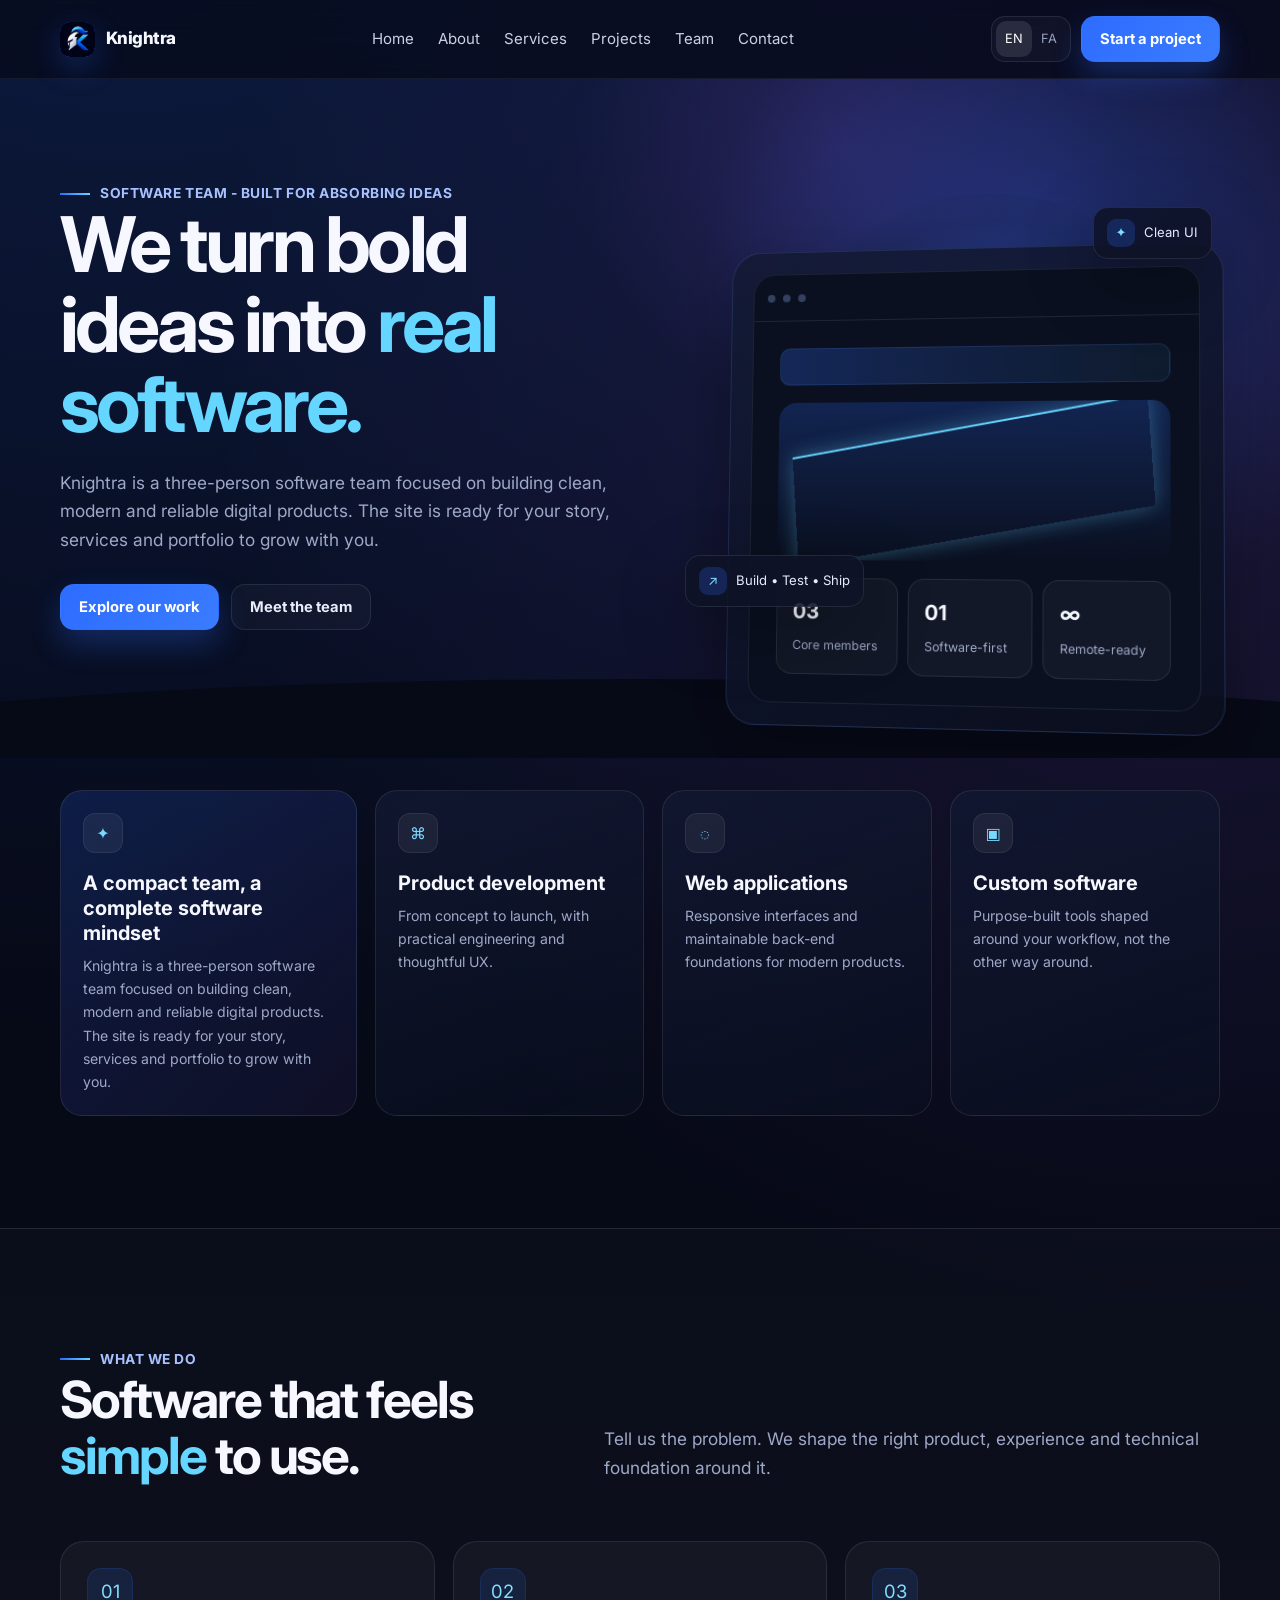
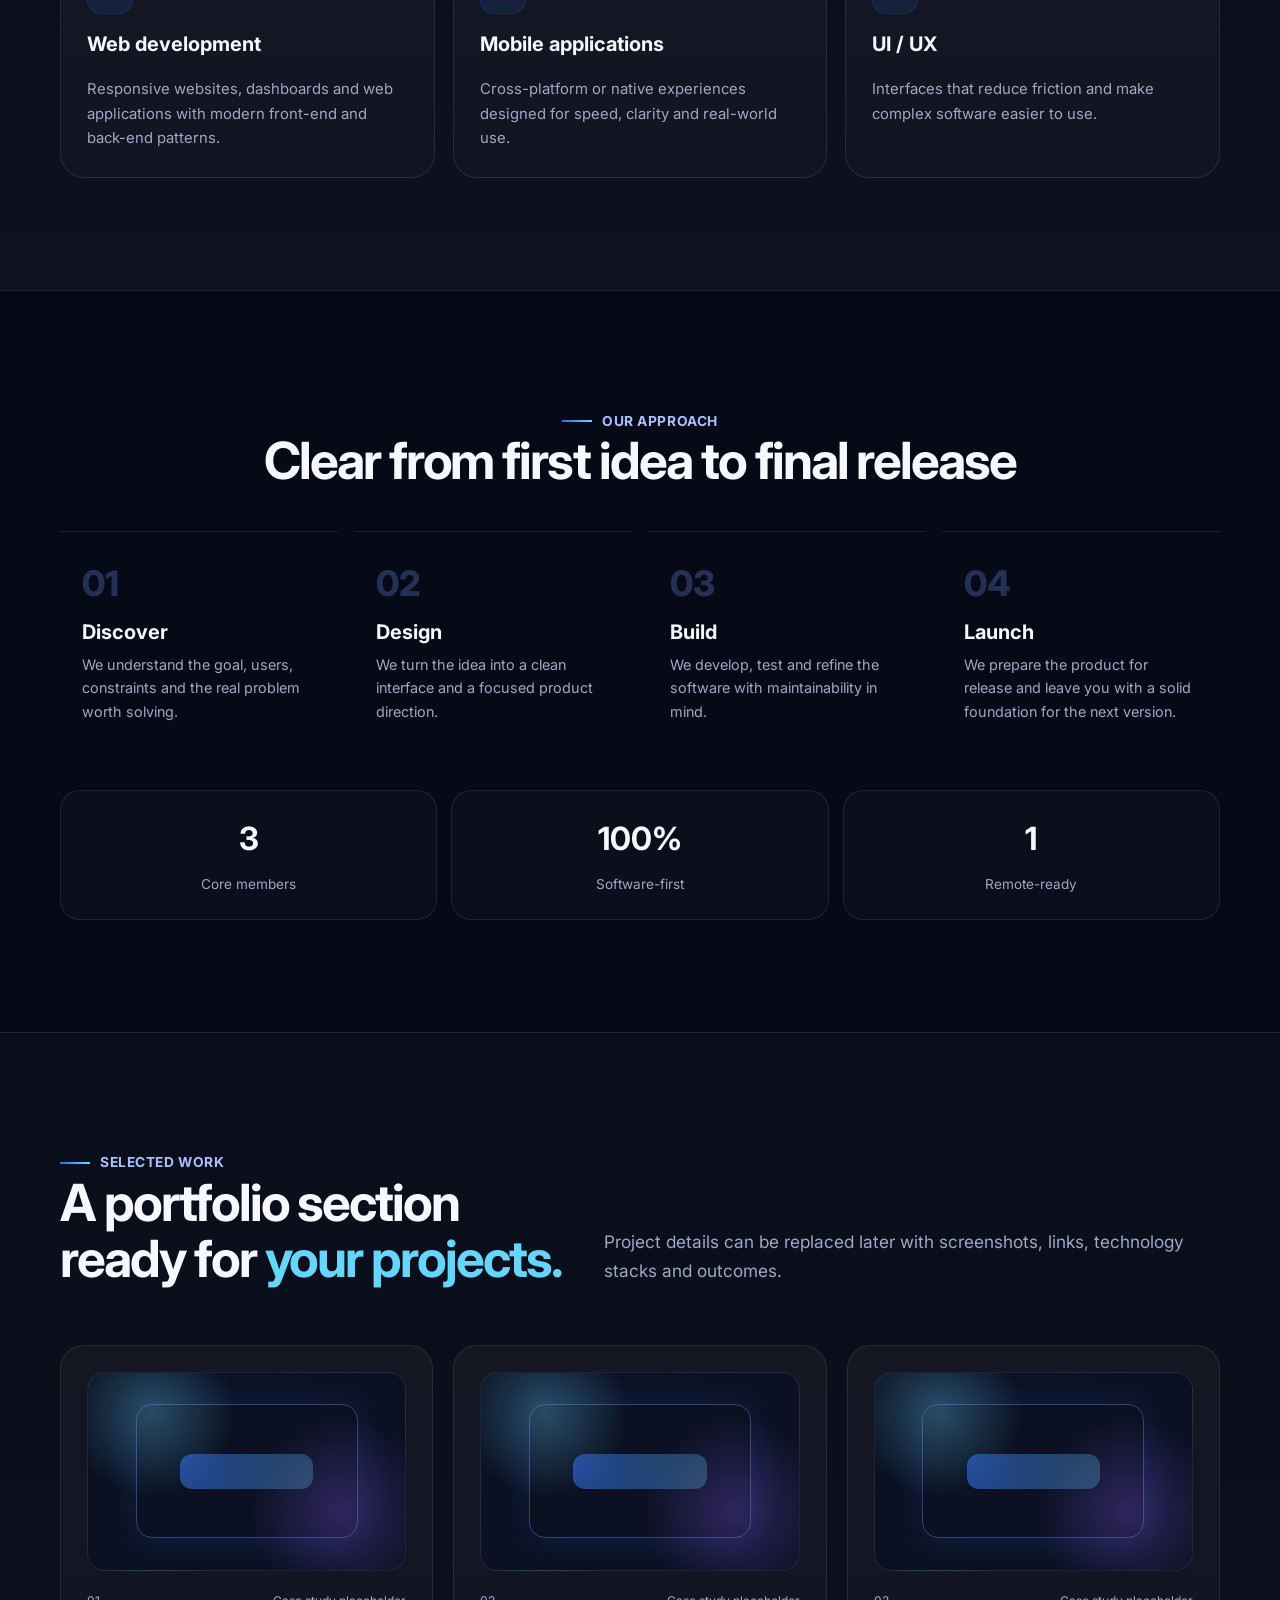
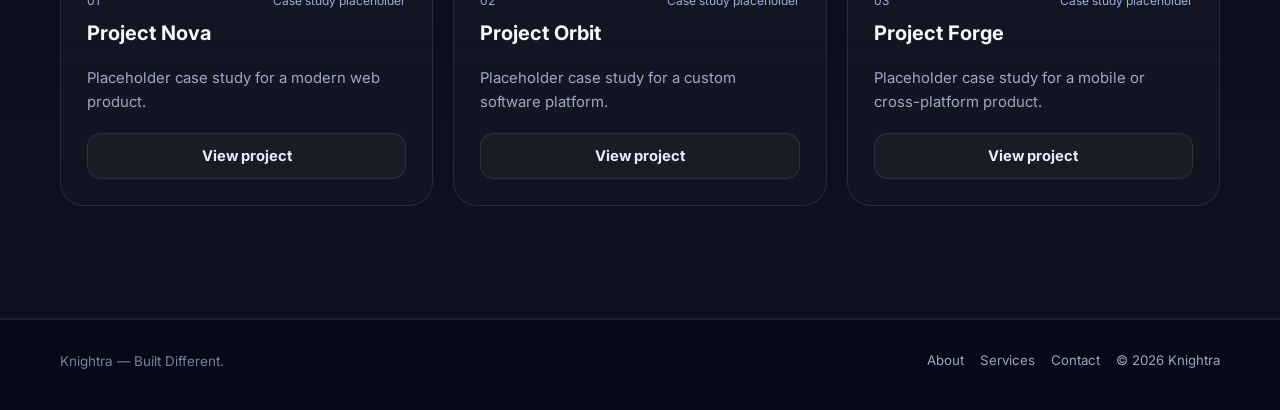
<file: index.html>
<!doctype html>
<html lang="en" dir="ltr">

<head>
  <meta charset="utf-8">
  <meta name="viewport" content="width=device-width, initial-scale=1">
  <meta name="description" content="Knightra — three-person software team building modern digital products.">
  <title>Knightra — Software Team</title>
  <link rel="icon" href="assets/icon.svg">
  <link rel="stylesheet" href="assets/styles.css">
</head>

<body>
  <header class="site-header">
    <div class="container nav">
      <a class="brand" href="index.html"><span class="brand-mark"><img class="logo-img" src="assets/knightra.png" alt="Knightra logo"></span><span class="brand-name">Knightra</span></a>
      <nav class="nav-links"><a href="index.html" data-i18n="nav_home">Home</a><a href="about.html"
          data-i18n="nav_about">About</a><a href="services.html" data-i18n="nav_services">Services</a><a
          href="projects.html" data-i18n="nav_projects">Projects</a><a href="team.html" data-i18n="nav_team">Team</a><a
          href="contact.html" data-i18n="nav_contact">Contact</a></nav>
      <div class="nav-actions">
        <div class="lang-switch"><button class="language-option" data-set-lang="en" data-lang="en">EN</button><button
            class="language-option" data-set-lang="fa" data-lang="fa">FA</button></div><a class="btn btn-primary"
          href="contact.html" data-i18n="cta_start">Start a project</a><button class="menu-toggle" aria-expanded="false"
          aria-label="Menu">☰</button>
      </div>
    </div>
    <div class="mobile-menu"><a href="index.html" data-i18n="nav_home">Home</a><a href="about.html"
        data-i18n="nav_about">About</a><a href="services.html" data-i18n="nav_services">Services</a><a
        href="projects.html" data-i18n="nav_projects">Projects</a><a href="team.html" data-i18n="nav_team">Team</a><a
        href="contact.html" data-i18n="nav_contact">Contact</a></div>
  </header>

  <main>
    <section class="hero">
      <div class="container hero-grid">
        <div class="hero-copy">
          <div class="kicker" data-i18n="hero_eyebrow">Software team • Built for ambitious ideas</div>
          <h1 data-i18n="hero_title">We turn bold ideas into <span>real software.</span></h1>
          <p class="lead" data-i18n="hero_text">Knightra is a three-person software team focused on building clean,
            modern and reliable digital products. The site is ready for your story, services and portfolio to grow with
            you.</p>
          <div class="hero-actions"><a class="btn btn-primary" href="projects.html" data-i18n="btn_explore">Explore our
              work</a><a class="btn btn-ghost" href="team.html" data-i18n="btn_team">Meet the team</a></div>
        </div>
        <div class="hero-visual">
          <div class="hero-orb"></div>
          <div class="hero-panel">
            <div class="hero-screen">
              <div class="screen-top"><span class="dot"></span><span class="dot"></span><span class="dot"></span></div>
              <div class="screen-body">
                <div class="mini-pill"></div>
                <div class="chart"></div>
                <div class="stat-row">
                  <div class="stat-box"><strong>03</strong><span data-i18n="stats_team">Core members</span></div>
                  <div class="stat-box"><strong>01</strong><span data-i18n="stats_focus">Software-first</span></div>
                  <div class="stat-box"><strong>∞</strong><span data-i18n="stats_mode">Remote-ready</span></div>
                </div>
              </div>
            </div>
          </div>
          <div class="float-badge one"><span class="float-icon">✦</span><span>Clean UI</span></div>
          <div class="float-badge two"><span class="float-icon">↗</span><span>Build • Test • Ship</span></div>
        </div>
      </div>
      <div class="wave"></div>
    </section>

    <section class="section" style="padding-top:32px">
      <div class="container">
        <div class="trust-row">
          <div class="trust-card">
            <div class="icon">✦</div>
            <h3 data-i18n="trust">A compact team, a complete software mindset</h3>
            <p data-i18n="hero_text">Knightra is a three-person software team focused on building clean, modern and
              reliable digital products.</p>
          </div>
          <div class="trust-card">
            <div class="icon">⌘</div>
            <h3 data-i18n="card_1_title">Product development</h3>
            <p data-i18n="card_1_text">From concept to launch, with practical engineering and thoughtful UX.</p>
          </div>
          <div class="trust-card">
            <div class="icon">◌</div>
            <h3 data-i18n="card_2_title">Web applications</h3>
            <p data-i18n="card_2_text">Responsive interfaces and maintainable back-end foundations for modern products.
            </p>
          </div>
          <div class="trust-card">
            <div class="icon">▣</div>
            <h3 data-i18n="card_3_title">Custom software</h3>
            <p data-i18n="card_3_text">Purpose-built tools shaped around your workflow, not the other way around.</p>
          </div>
        </div>
      </div>
    </section>

    <section class="section section-soft">
      <div class="container">
        <div class="section-heading">
          <div>
            <div class="kicker" data-i18n="services_kicker">What we do</div>
            <h2 data-i18n="services_title">Software that feels <span>simple</span> to use.</h2>
          </div>
          <p class="lead" data-i18n="services_text">Tell us the problem. We shape the right product, experience and
            technical foundation around it.</p>
        </div>
        <div class="card-grid">
          <article class="feature-card">
            <div class="card-icon">01</div>
            <h3 data-i18n="s1_title">Web development</h3>
            <p data-i18n="s1_text">Responsive websites, dashboards and web applications with modern front-end and
              back-end patterns.</p>
          </article>
          <article class="feature-card">
            <div class="card-icon">02</div>
            <h3 data-i18n="s2_title">Mobile applications</h3>
            <p data-i18n="s2_text">Cross-platform or native experiences designed for speed, clarity and real-world use.
            </p>
          </article>
          <article class="feature-card">
            <div class="card-icon">03</div>
            <h3 data-i18n="s3_title">UI / UX</h3>
            <p data-i18n="s3_text">Interfaces that reduce friction and make complex software easier to use.</p>
          </article>
        </div>
      </div>
    </section>

    <section class="section">
      <div class="container">
        <div class="center">
          <div class="kicker" data-i18n="process_kicker">Our approach</div>
          <h2 data-i18n="process_title">Clear from first idea to final release</h2>
        </div>
        <div class="process-grid" style="margin-top:42px">
          <div class="process-step">
            <div class="process-number">01</div>
            <h3 data-i18n="p1_title">Discover</h3>
            <p data-i18n="p1_text">We understand the goal, users, constraints and the real problem worth solving.</p>
          </div>
          <div class="process-step">
            <div class="process-number">02</div>
            <h3 data-i18n="p2_title">Design</h3>
            <p data-i18n="p2_text">We turn the idea into a clean interface and a focused product direction.</p>
          </div>
          <div class="process-step">
            <div class="process-number">03</div>
            <h3 data-i18n="p3_title">Build</h3>
            <p data-i18n="p3_text">We develop, test and refine the software with maintainability in mind.</p>
          </div>
          <div class="process-step">
            <div class="process-number">04</div>
            <h3 data-i18n="p4_title">Launch</h3>
            <p data-i18n="p4_text">We prepare the product for release and leave you with a solid foundation for the next
              version.</p>
          </div>
        </div>
        <div class="stats">
          <div class="big-stat"><strong>3</strong><span data-i18n="stats_team">Core members</span></div>
          <div class="big-stat"><strong>100%</strong><span data-i18n="stats_focus">Software-first</span></div>
          <div class="big-stat"><strong>1</strong><span data-i18n="stats_mode">Remote-ready</span></div>
        </div>
      </div>
    </section>

    <section class="section section-soft">
      <div class="container">
        <div class="section-heading">
          <div>
            <div class="kicker" data-i18n="projects_kicker">Selected work</div>
            <h2 data-i18n="projects_title">A portfolio section ready for <span>your projects.</span></h2>
          </div>
          <p class="lead" data-i18n="projects_text">Project details can be replaced later with screenshots, links,
            technology stacks and outcomes.</p>
        </div>
        <div class="project-grid">
          <article class="project-card">
            <div class="project-art"></div>
            <div class="project-meta"><span>01</span><span data-i18n="project_status">Case study placeholder</span>
            </div>
            <h3 data-i18n="proj1_title">Project Nova</h3>
            <p data-i18n="proj1_text">Placeholder case study for a modern web product.</p><a class="btn btn-ghost"
              href="projects.html" data-i18n="view_project">View project</a>
          </article>
          <article class="project-card">
            <div class="project-art"></div>
            <div class="project-meta"><span>02</span><span data-i18n="project_status">Case study placeholder</span>
            </div>
            <h3 data-i18n="proj2_title">Project Orbit</h3>
            <p data-i18n="proj2_text">Placeholder case study for a custom software platform.</p><a class="btn btn-ghost"
              href="projects.html" data-i18n="view_project">View project</a>
          </article>
          <article class="project-card">
            <div class="project-art"></div>
            <div class="project-meta"><span>03</span><span data-i18n="project_status">Case study placeholder</span>
            </div>
            <h3 data-i18n="proj3_title">Project Forge</h3>
            <p data-i18n="proj3_text">Placeholder case study for a mobile or cross-platform product.</p><a
              class="btn btn-ghost" href="projects.html" data-i18n="view_project">View project</a>
          </article>
        </div>
      </div>
    </section>
  </main>
  <footer class="site-footer">
    <div class="container footer-grid">
      <p data-i18n="footer_text">Knightra — Built Different.</p>
      <div class="footer-links"><a href="about.html" data-i18n="nav_about">About</a><a href="services.html"
          data-i18n="nav_services">Services</a><a href="contact.html" data-i18n="nav_contact">Contact</a><span>© <span
            data-year>2026</span> Knightra</span></div>
    </div>
  </footer>
  <script src="assets/app.js"></script>
</body>

</html>
</file>
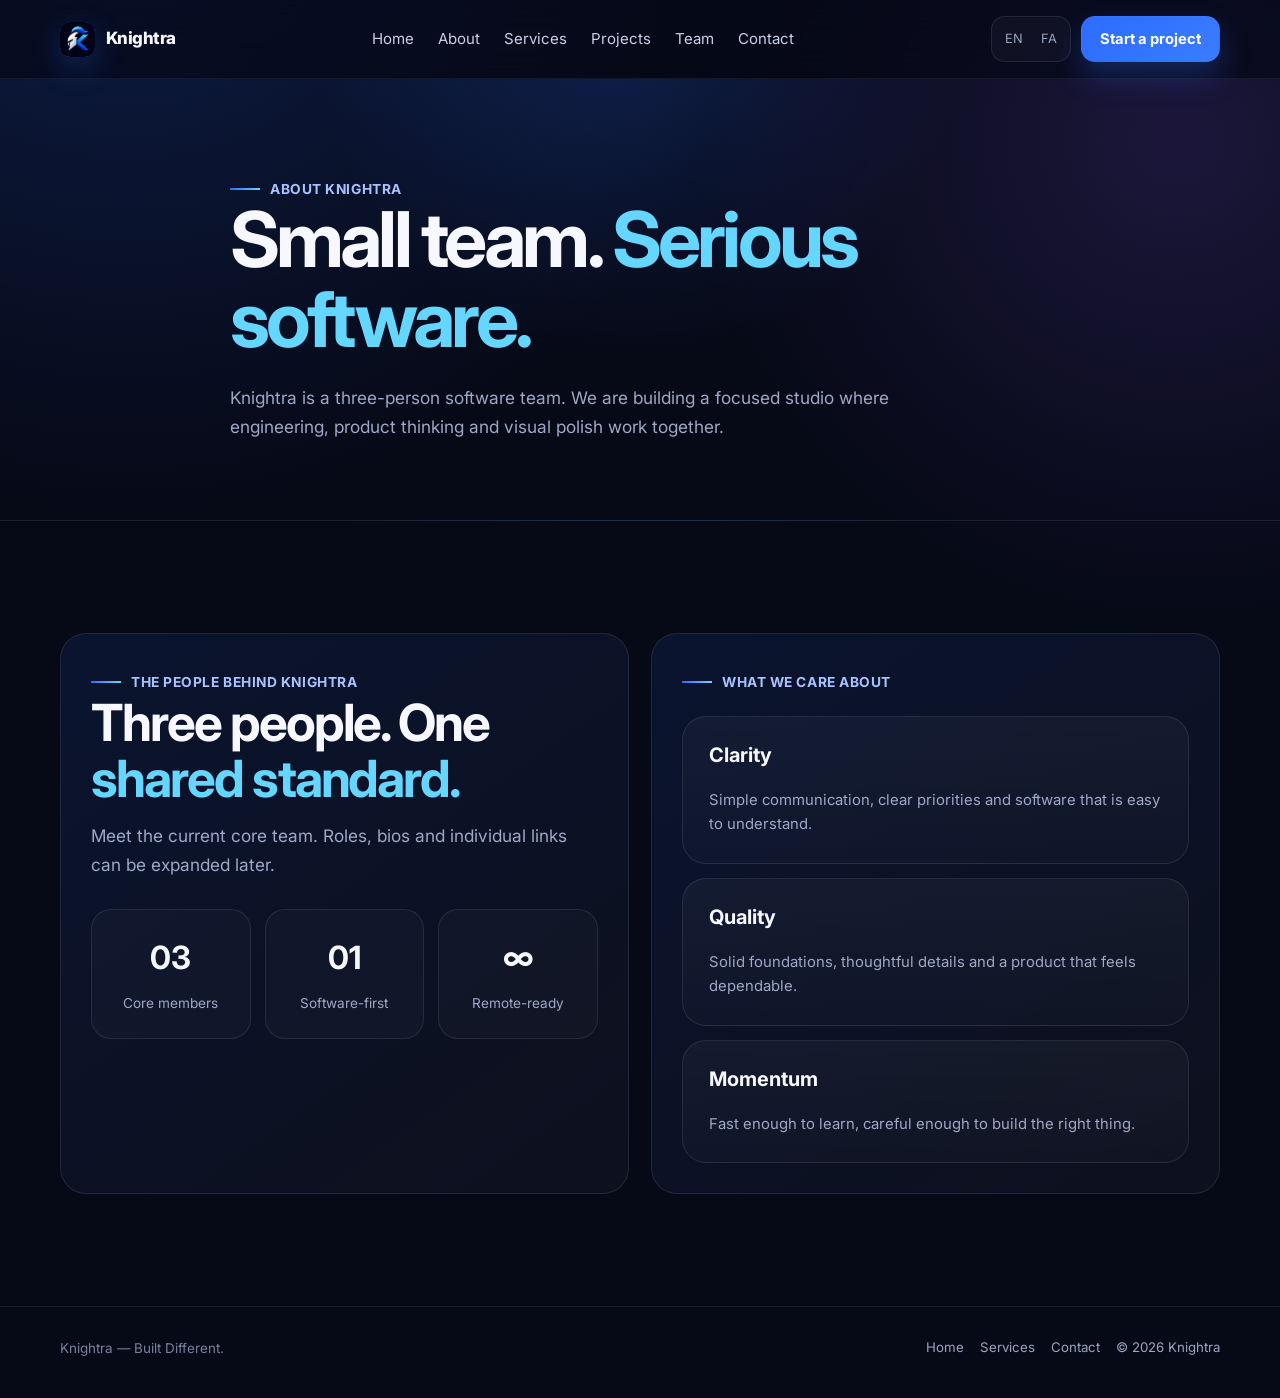
<file: about.html>
<!doctype html>
<html lang="en" dir="ltr">

<head>
    <meta charset="utf-8">
    <meta name="viewport" content="width=device-width, initial-scale=1">
    <meta name="description" content="About Knightra software team.">
    <title>About — Knightra</title>
    <link rel="icon" href="assets/icon.svg">
    <link rel="stylesheet" href="assets/styles.css">
</head>

<body>
    <header class="site-header">
        <div class="container nav"><a class="brand" href="index.html"><span class="brand-mark"><img class="logo-img" src="assets/knightra.png" alt="Knightra logo"></span><span
                    class="brand-name">Knightra</span></a>
            <nav class="nav-links"><a href="index.html" data-i18n="nav_home">Home</a><a href="about.html"
                    data-i18n="nav_about">About</a><a href="services.html" data-i18n="nav_services">Services</a><a
                    href="projects.html" data-i18n="nav_projects">Projects</a><a href="team.html"
                    data-i18n="nav_team">Team</a><a href="contact.html" data-i18n="nav_contact">Contact</a></nav>
            <div class="nav-actions">
                <div class="lang-switch"><button class="language-option" data-set-lang="en">EN</button><button
                        class="language-option" data-set-lang="fa">FA</button></div><a class="btn btn-primary"
                    href="contact.html" data-i18n="cta_start">Start a project</a><button class="menu-toggle"
                    aria-expanded="false">☰</button>
            </div>
        </div>
        <div class="mobile-menu"><a href="index.html" data-i18n="nav_home">Home</a><a href="about.html"
                data-i18n="nav_about">About</a><a href="services.html" data-i18n="nav_services">Services</a><a
                href="projects.html" data-i18n="nav_projects">Projects</a><a href="team.html"
                data-i18n="nav_team">Team</a><a href="contact.html" data-i18n="nav_contact">Contact</a></div>
    </header>
    <main>
        <section class="page-hero">
            <div class="container page-hero-inner">
                <div class="kicker" data-i18n="about_kicker">About Knightra</div>
                <h1 data-i18n="about_title">Small team. <span>Serious software.</span></h1>
                <p class="lead" data-i18n="about_text">Knightra is a three-person software team. We are building a
                    focused studio where engineering, product thinking and visual polish work together.</p>
            </div>
        </section>
        <section class="section">
            <div class="container about-grid">
                <div class="about-panel">
                    <div class="kicker" data-i18n="team_kicker">The people behind Knightra</div>
                    <h2 data-i18n="team_title">Three people. One <span>shared standard.</span></h2>
                    <p class="lead" data-i18n="team_text">Meet the current core team. Roles, bios and individual links
                        can be expanded later.</p>
                    <div class="stats">
                        <div class="big-stat"><strong>03</strong><span data-i18n="stats_team">Core members</span></div>
                        <div class="big-stat"><strong>01</strong><span data-i18n="stats_focus">Software-first</span>
                        </div>
                        <div class="big-stat"><strong>∞</strong><span data-i18n="stats_mode">Remote-ready</span></div>
                    </div>
                </div>
                <div class="about-panel">
                    <div class="kicker" data-i18n="values_title">What we care about</div>
                    <div style="display:grid;gap:14px;margin-top:22px">
                        <div class="value-card">
                            <h3 data-i18n="v1_title">Clarity</h3>
                            <p data-i18n="v1_text">Simple communication, clear priorities and software that is easy to
                                understand.</p>
                        </div>
                        <div class="value-card">
                            <h3 data-i18n="v2_title">Quality</h3>
                            <p data-i18n="v2_text">Solid foundations, thoughtful details and a product that feels
                                dependable.</p>
                        </div>
                        <div class="value-card">
                            <h3 data-i18n="v3_title">Momentum</h3>
                            <p data-i18n="v3_text">Fast enough to learn, careful enough to build the right thing.</p>
                        </div>
                    </div>
                </div>
            </div>
        </section>
    </main>
    <footer class="site-footer">
        <div class="container footer-grid">
            <p data-i18n="footer_text">Knightra — software built by a three-person team.</p>
            <div class="footer-links"><a href="index.html" data-i18n="nav_home">Home</a><a href="services.html"
                    data-i18n="nav_services">Services</a><a href="contact.html"
                    data-i18n="nav_contact">Contact</a><span>© <span data-year>2026</span> Knightra</span></div>
        </div>
    </footer>
    <script src="assets/app.js"></script>
</body>

</html>
</file>
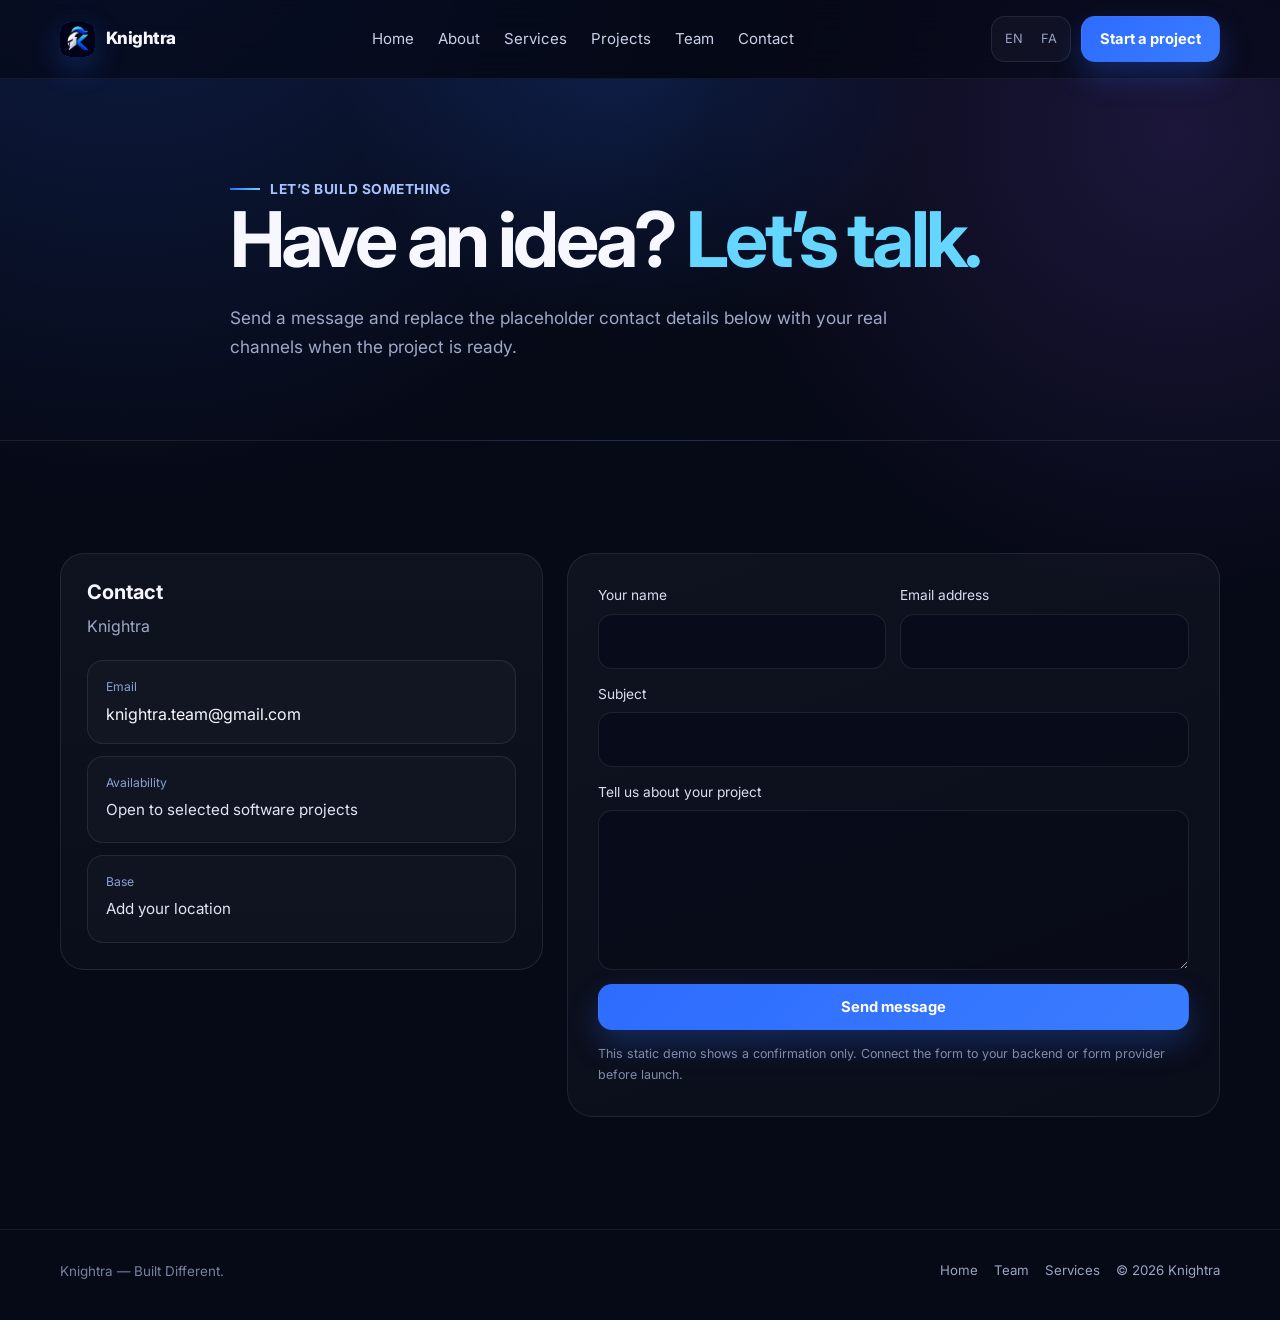
<file: contact.html>
<!doctype html>
<html lang="en" dir="ltr">

<head>
    <meta charset="utf-8">
    <meta name="viewport" content="width=device-width, initial-scale=1">
    <meta name="description" content="Contact Knightra software team.">
    <title>Contact — Knightra</title>
    <link rel="icon" href="assets/icon.svg">
    <link rel="stylesheet" href="assets/styles.css">
</head>

<body>
    <header class="site-header">
        <div class="container nav"><a class="brand" href="index.html"><span class="brand-mark"><img class="logo-img" src="assets/knightra.png" alt="Knightra logo"></span><span
                    class="brand-name">Knightra</span></a>
            <nav class="nav-links"><a href="index.html" data-i18n="nav_home">Home</a><a href="about.html"
                    data-i18n="nav_about">About</a><a href="services.html" data-i18n="nav_services">Services</a><a
                    href="projects.html" data-i18n="nav_projects">Projects</a><a href="team.html"
                    data-i18n="nav_team">Team</a><a href="contact.html" data-i18n="nav_contact">Contact</a></nav>
            <div class="nav-actions">
                <div class="lang-switch"><button class="language-option" data-set-lang="en">EN</button><button
                        class="language-option" data-set-lang="fa">FA</button></div><a class="btn btn-primary"
                    href="contact.html" data-i18n="cta_start">Start a project</a><button class="menu-toggle"
                    aria-expanded="false">☰</button>
            </div>
        </div>
        <div class="mobile-menu"><a href="index.html" data-i18n="nav_home">Home</a><a href="about.html"
                data-i18n="nav_about">About</a><a href="services.html" data-i18n="nav_services">Services</a><a
                href="projects.html" data-i18n="nav_projects">Projects</a><a href="team.html"
                data-i18n="nav_team">Team</a><a href="contact.html" data-i18n="nav_contact">Contact</a></div>
    </header>
    <main>
        <section class="page-hero">
            <div class="container page-hero-inner">
                <div class="kicker" data-i18n="contact_kicker">Let’s build something</div>
                <h1 data-i18n="contact_title">Have an idea? <span>Let’s talk.</span></h1>
                <p class="lead" data-i18n="contact_text">Send a message and replace the placeholder contact details
                    below with your real channels when the project is ready.</p>
            </div>
        </section>
        <section class="section">
            <div class="container contact-grid">
                <div>
                    <div class="contact-card">
                        <h3 data-i18n="contact_label">Contact</h3>
                        <p>Knightra</p>
                        <div class="contact-list">
                            <div class="contact-item"><span data-i18n="email_label">Email</span><a href="mailto:knightra.team@gmail.com">knightra.team@gmail.com</a>
                            </div>
                            <div class="contact-item"><span data-i18n="availability_label">Availability</span><span
                                    style="display:block;color:#e0e6f5;font-size:.95rem"
                                    data-i18n="availability_text">Open to selected software projects</span></div>
                            <div class="contact-item"><span data-i18n="location_label">Base</span><span
                                    style="display:block;color:#e0e6f5;font-size:.95rem" data-i18n="location_text">Add
                                    your location</span></div>
                        </div>
                    </div>
                </div>
                <form class="contact-form" id="contactForm">
                    <div class="form-row">
                        <div class="field"><label data-i18n="form_name">Your name</label><input type="text" required>
                        </div>
                        <div class="field"><label data-i18n="form_email">Email address</label><input type="email"
                                required></div>
                    </div>
                    <div class="field"><label data-i18n="form_subject">Subject</label><input type="text" required></div>
                    <div class="field"><label data-i18n="form_message">Tell us about your project</label><textarea
                            required></textarea></div><button class="btn btn-primary" type="submit"
                        data-i18n="form_send">Send message</button>
                    <p class="form-note" data-i18n="form_note">This static demo shows a confirmation only. Connect the
                        form to your backend or form provider before launch.</p>
                    <div id="formSuccess" class="form-success"></div>
                </form>
            </div>
        </section>
    </main>
    <footer class="site-footer">
        <div class="container footer-grid">
            <p data-i18n="footer_text">Knightra — software built by a three-person team.</p>
            <div class="footer-links"><a href="index.html" data-i18n="nav_home">Home</a><a href="team.html"
                    data-i18n="nav_team">Team</a><a href="services.html" data-i18n="nav_services">Services</a><span>©
                    <span data-year>2026</span> Knightra</span></div>
        </div>
    </footer>
    <script src="assets/app.js"></script>
</body>

</html>
</file>
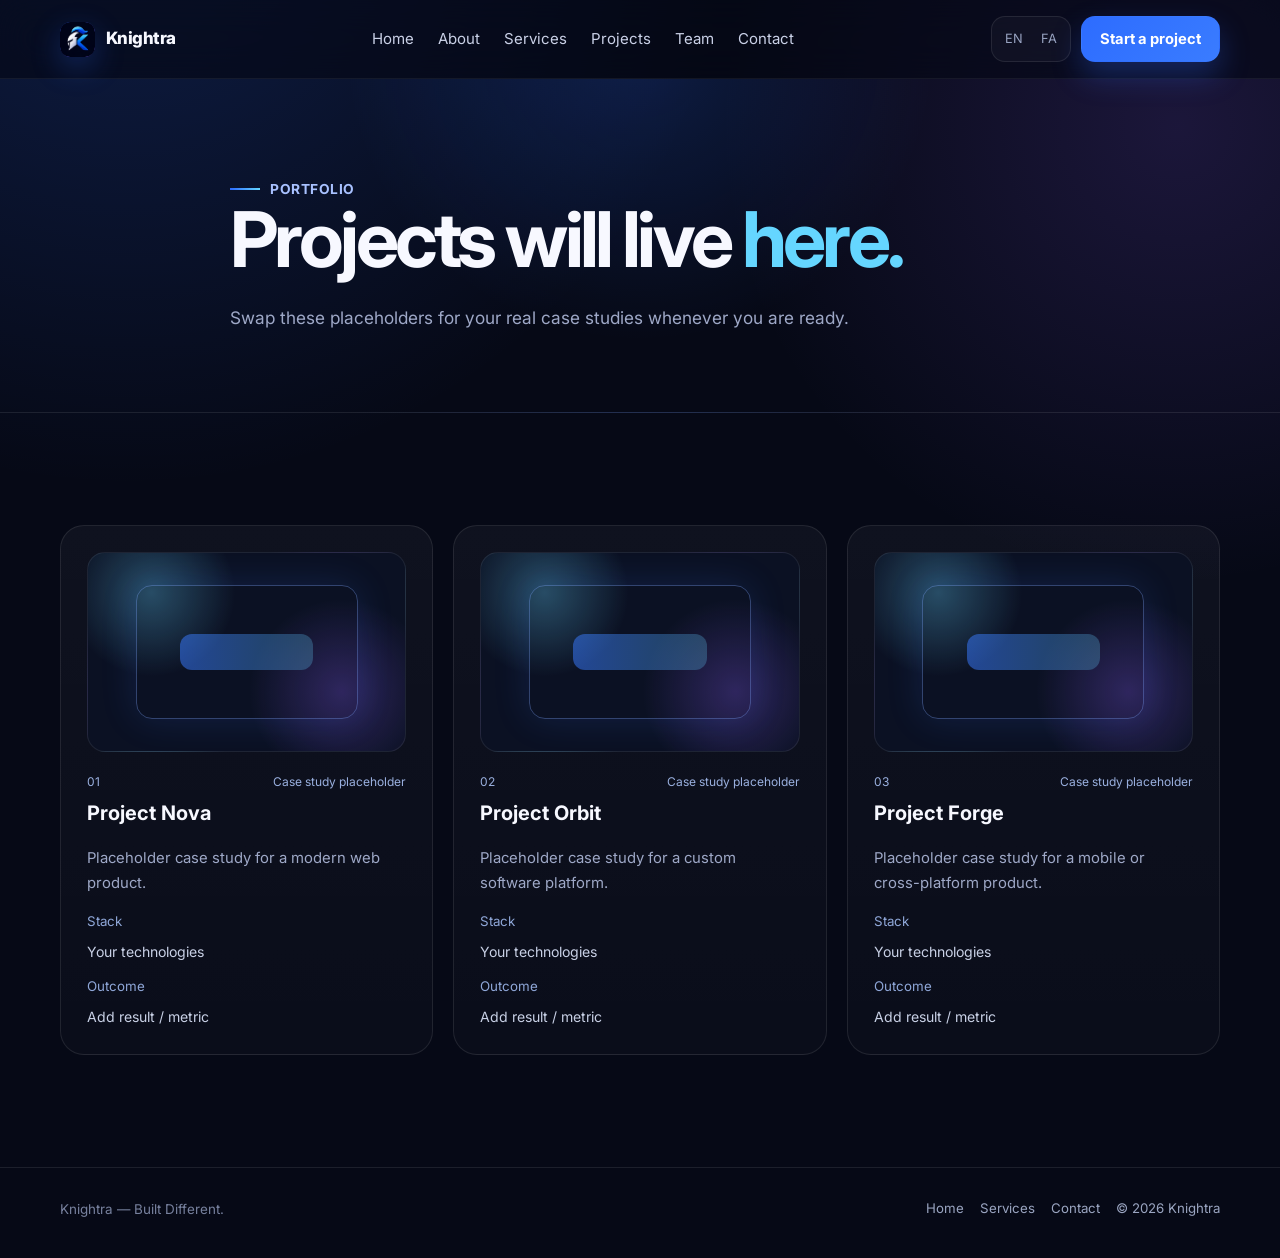
<file: projects.html>
<!doctype html>
<html lang="en" dir="ltr">

<head>
    <meta charset="utf-8">
    <meta name="viewport" content="width=device-width, initial-scale=1">
    <meta name="description" content="Knightra projects and case study placeholders.">
    <title>Projects — Knightra</title>
    <link rel="icon" href="assets/icon.svg">
    <link rel="stylesheet" href="assets/styles.css">
</head>

<body>
    <header class="site-header">
        <div class="container nav"><a class="brand" href="index.html"><span class="brand-mark"><img class="logo-img" src="assets/knightra.png" alt="Knightra logo"></span><span
                    class="brand-name">Knightra</span></a>
            <nav class="nav-links"><a href="index.html" data-i18n="nav_home">Home</a><a href="about.html"
                    data-i18n="nav_about">About</a><a href="services.html" data-i18n="nav_services">Services</a><a
                    href="projects.html" data-i18n="nav_projects">Projects</a><a href="team.html"
                    data-i18n="nav_team">Team</a><a href="contact.html" data-i18n="nav_contact">Contact</a></nav>
            <div class="nav-actions">
                <div class="lang-switch"><button class="language-option" data-set-lang="en">EN</button><button
                        class="language-option" data-set-lang="fa">FA</button></div><a class="btn btn-primary"
                    href="contact.html" data-i18n="cta_start">Start a project</a><button class="menu-toggle"
                    aria-expanded="false">☰</button>
            </div>
        </div>
        <div class="mobile-menu"><a href="index.html" data-i18n="nav_home">Home</a><a href="about.html"
                data-i18n="nav_about">About</a><a href="services.html" data-i18n="nav_services">Services</a><a
                href="projects.html" data-i18n="nav_projects">Projects</a><a href="team.html"
                data-i18n="nav_team">Team</a><a href="contact.html" data-i18n="nav_contact">Contact</a></div>
    </header>
    <main>
        <section class="page-hero">
            <div class="container page-hero-inner">
                <div class="kicker" data-i18n="projects_page_kicker">Portfolio</div>
                <h1 data-i18n="projects_page_title">Projects will live <span>here.</span></h1>
                <p class="lead" data-i18n="projects_page_text">Swap these placeholders for your real case studies
                    whenever you are ready.</p>
            </div>
        </section>
        <section class="section">
            <div class="container">
                <div class="project-grid">
                    <article class="project-card">
                        <div class="project-art"></div>
                        <div class="project-meta"><span>01</span><span data-i18n="project_status">Case study
                                placeholder</span></div>
                        <h3 data-i18n="proj1_title">Project Nova</h3>
                        <p data-i18n="proj1_text">Placeholder case study for a modern web product.</p>
                        <div style="display:grid;gap:7px;margin-top:16px"><small style="color:#8fa7d8"
                                data-i18n="tech_label">Stack</small>
                            <div style="color:#c8d0e5;font-size:.88rem" data-i18n="placeholder_stack">Your technologies
                            </div><small style="color:#8fa7d8;margin-top:5px" data-i18n="result_label">Outcome</small>
                            <div style="color:#c8d0e5;font-size:.88rem" data-i18n="placeholder_result">Add result /
                                metric</div>
                        </div>
                    </article>
                    <article class="project-card">
                        <div class="project-art"></div>
                        <div class="project-meta"><span>02</span><span data-i18n="project_status">Case study
                                placeholder</span></div>
                        <h3 data-i18n="proj2_title">Project Orbit</h3>
                        <p data-i18n="proj2_text">Placeholder case study for a custom software platform.</p>
                        <div style="display:grid;gap:7px;margin-top:16px"><small style="color:#8fa7d8"
                                data-i18n="tech_label">Stack</small>
                            <div style="color:#c8d0e5;font-size:.88rem" data-i18n="placeholder_stack">Your technologies
                            </div><small style="color:#8fa7d8;margin-top:5px" data-i18n="result_label">Outcome</small>
                            <div style="color:#c8d0e5;font-size:.88rem" data-i18n="placeholder_result">Add result /
                                metric</div>
                        </div>
                    </article>
                    <article class="project-card">
                        <div class="project-art"></div>
                        <div class="project-meta"><span>03</span><span data-i18n="project_status">Case study
                                placeholder</span></div>
                        <h3 data-i18n="proj3_title">Project Forge</h3>
                        <p data-i18n="proj3_text">Placeholder case study for a mobile or cross-platform product.</p>
                        <div style="display:grid;gap:7px;margin-top:16px"><small style="color:#8fa7d8"
                                data-i18n="tech_label">Stack</small>
                            <div style="color:#c8d0e5;font-size:.88rem" data-i18n="placeholder_stack">Your technologies
                            </div><small style="color:#8fa7d8;margin-top:5px" data-i18n="result_label">Outcome</small>
                            <div style="color:#c8d0e5;font-size:.88rem" data-i18n="placeholder_result">Add result /
                                metric</div>
                        </div>
                    </article>
                </div>
            </div>
        </section>
    </main>
    <footer class="site-footer">
        <div class="container footer-grid">
            <p data-i18n="footer_text">Knightra — software built by a three-person team.</p>
            <div class="footer-links"><a href="index.html" data-i18n="nav_home">Home</a><a href="services.html"
                    data-i18n="nav_services">Services</a><a href="contact.html"
                    data-i18n="nav_contact">Contact</a><span>© <span data-year>2026</span> Knightra</span></div>
        </div>
    </footer>
    <script src="assets/app.js"></script>
</body>

</html>
</file>
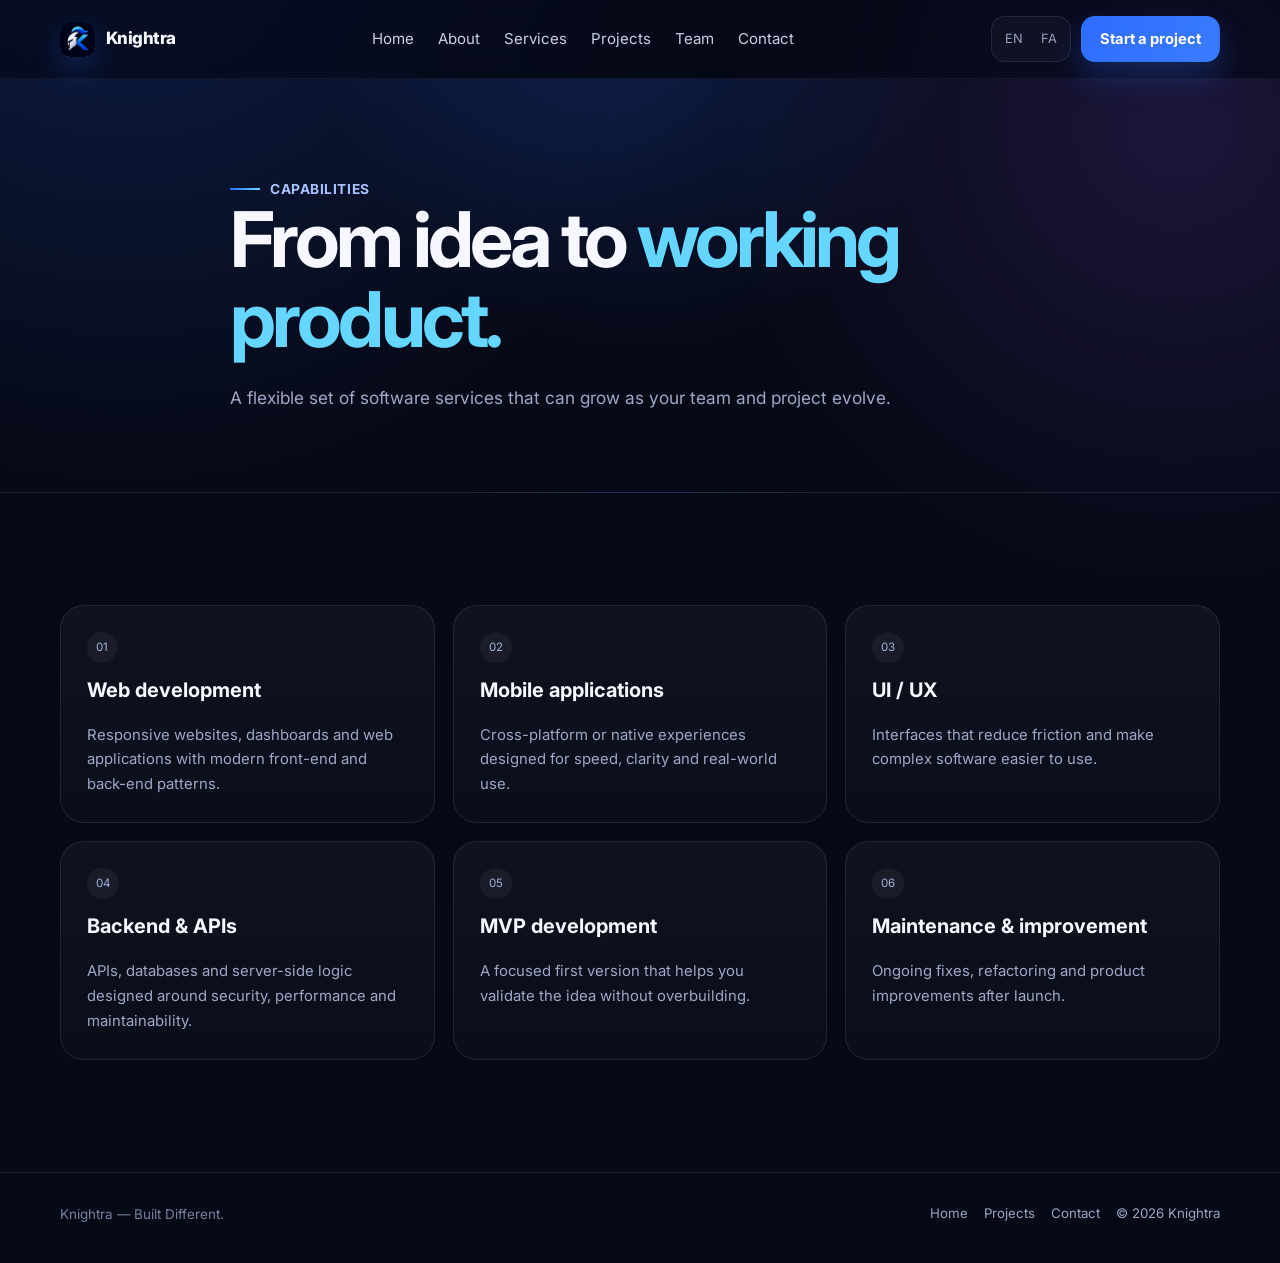
<file: services.html>
<!doctype html>
<html lang="en" dir="ltr">

<head>
    <meta charset="utf-8">
    <meta name="viewport" content="width=device-width, initial-scale=1">
    <meta name="description" content="Knightra software services.">
    <title>Services — Knightra</title>
    <link rel="icon" href="assets/icon.svg">
    <link rel="stylesheet" href="assets/styles.css">
</head>

<body>
    <header class="site-header">
        <div class="container nav"><a class="brand" href="index.html"><span class="brand-mark"><img class="logo-img" src="assets/knightra.png" alt="Knightra logo"></span><span
                    class="brand-name">Knightra</span></a>
            <nav class="nav-links"><a href="index.html" data-i18n="nav_home">Home</a><a href="about.html"
                    data-i18n="nav_about">About</a><a href="services.html" data-i18n="nav_services">Services</a><a
                    href="projects.html" data-i18n="nav_projects">Projects</a><a href="team.html"
                    data-i18n="nav_team">Team</a><a href="contact.html" data-i18n="nav_contact">Contact</a></nav>
            <div class="nav-actions">
                <div class="lang-switch"><button class="language-option" data-set-lang="en">EN</button><button
                        class="language-option" data-set-lang="fa">FA</button></div><a class="btn btn-primary"
                    href="contact.html" data-i18n="cta_start">Start a project</a><button class="menu-toggle"
                    aria-expanded="false">☰</button>
            </div>
        </div>
        <div class="mobile-menu"><a href="index.html" data-i18n="nav_home">Home</a><a href="about.html"
                data-i18n="nav_about">About</a><a href="services.html" data-i18n="nav_services">Services</a><a
                href="projects.html" data-i18n="nav_projects">Projects</a><a href="team.html"
                data-i18n="nav_team">Team</a><a href="contact.html" data-i18n="nav_contact">Contact</a></div>
    </header>
    <main>
        <section class="page-hero">
            <div class="container page-hero-inner">
                <div class="kicker" data-i18n="services_page_kicker">Capabilities</div>
                <h1 data-i18n="services_page_title">From idea to <span>working product.</span></h1>
                <p class="lead" data-i18n="services_page_text">A flexible set of software services that can grow as your
                    team and project evolve.</p>
            </div>
        </section>
        <section class="section">
            <div class="container">
                <div class="service-grid">
                    <article class="service-card"><span class="service-tag">01</span>
                        <h3 data-i18n="s1_title">Web development</h3>
                        <p data-i18n="s1_text">Responsive websites, dashboards and web applications with modern
                            front-end and back-end patterns.</p>
                    </article>
                    <article class="service-card"><span class="service-tag">02</span>
                        <h3 data-i18n="s2_title">Mobile applications</h3>
                        <p data-i18n="s2_text">Cross-platform or native experiences designed for speed, clarity and
                            real-world use.</p>
                    </article>
                    <article class="service-card"><span class="service-tag">03</span>
                        <h3 data-i18n="s3_title">UI / UX</h3>
                        <p data-i18n="s3_text">Interfaces that reduce friction and make complex software easier to use.
                        </p>
                    </article>
                    <article class="service-card"><span class="service-tag">04</span>
                        <h3 data-i18n="s4_title">Backend & APIs</h3>
                        <p data-i18n="s4_text">APIs, databases and server-side logic designed around security,
                            performance and maintainability.</p>
                    </article>
                    <article class="service-card"><span class="service-tag">05</span>
                        <h3 data-i18n="s5_title">MVP development</h3>
                        <p data-i18n="s5_text">A focused first version that helps you validate the idea without
                            overbuilding.</p>
                    </article>
                    <article class="service-card"><span class="service-tag">06</span>
                        <h3 data-i18n="s6_title">Maintenance & improvement</h3>
                        <p data-i18n="s6_text">Ongoing fixes, refactoring and product improvements after launch.</p>
                    </article>
                </div>
            </div>
        </section>
    </main>
    <footer class="site-footer">
        <div class="container footer-grid">
            <p data-i18n="footer_text">Knightra — software built by a three-person team.</p>
            <div class="footer-links"><a href="index.html" data-i18n="nav_home">Home</a><a href="projects.html"
                    data-i18n="nav_projects">Projects</a><a href="contact.html"
                    data-i18n="nav_contact">Contact</a><span>© <span data-year>2026</span> Knightra</span></div>
        </div>
    </footer>
    <script src="assets/app.js"></script>
</body>

</html>
</file>
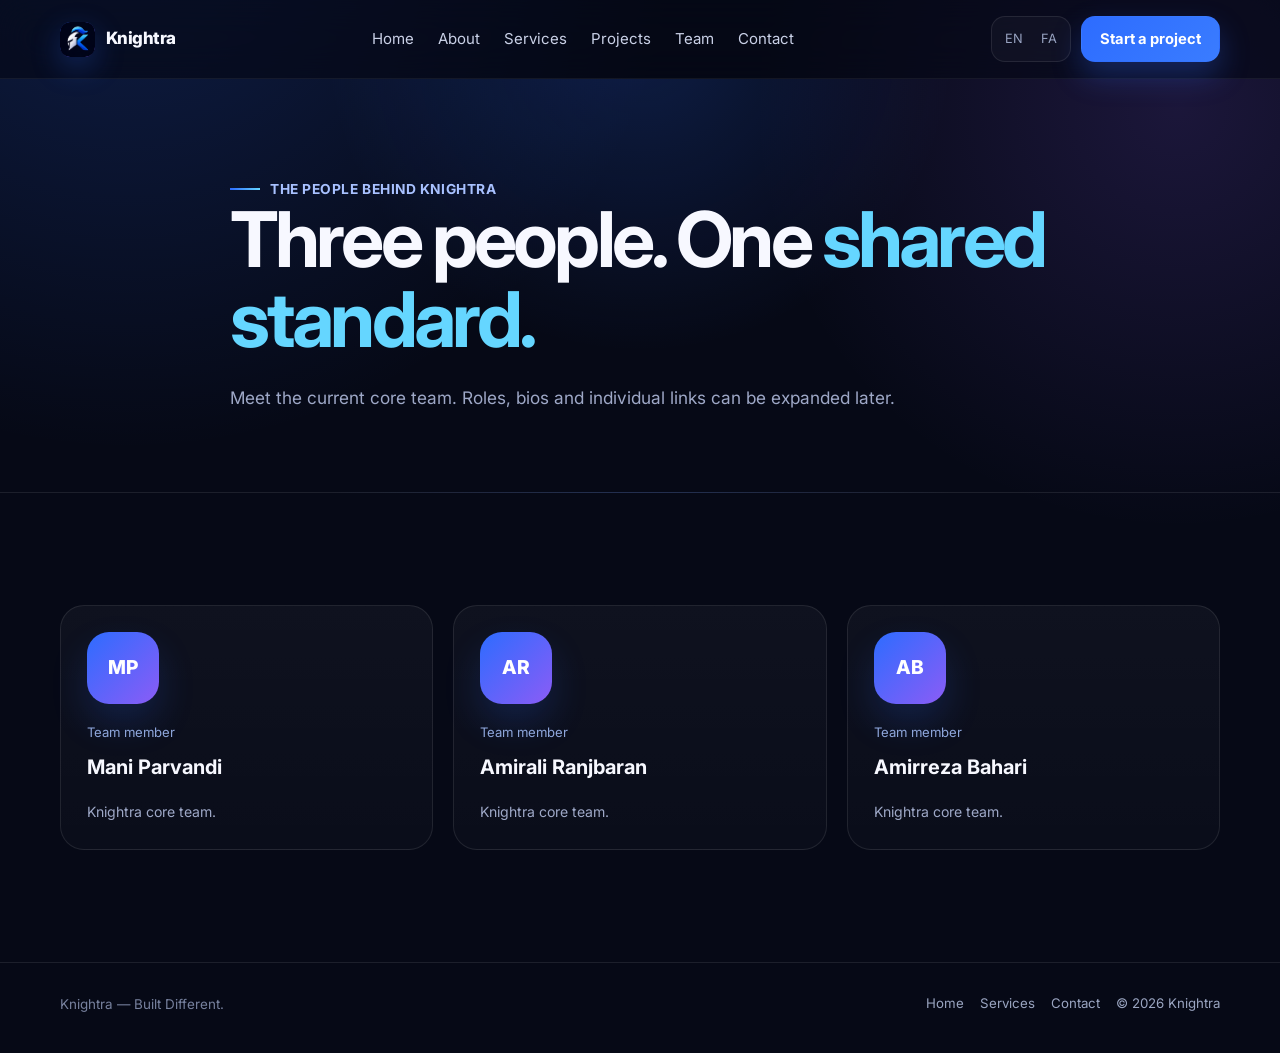
<file: team.html>
<!doctype html>
<html lang="en" dir="ltr">

<head>
    <meta charset="utf-8">
    <meta name="viewport" content="width=device-width, initial-scale=1">
    <meta name="description" content="Meet the Knightra team.">
    <title>Team — Knightra</title>
    <link rel="icon" href="assets/icon.svg">
    <link rel="stylesheet" href="assets/styles.css">
</head>

<body>
    <header class="site-header">
        <div class="container nav"><a class="brand" href="index.html"><span class="brand-mark"><img class="logo-img" src="assets/knightra.png" alt="Knightra logo"></span><span
                    class="brand-name">Knightra</span></a>
            <nav class="nav-links"><a href="index.html" data-i18n="nav_home">Home</a><a href="about.html"
                    data-i18n="nav_about">About</a><a href="services.html" data-i18n="nav_services">Services</a><a
                    href="projects.html" data-i18n="nav_projects">Projects</a><a href="team.html"
                    data-i18n="nav_team">Team</a><a href="contact.html" data-i18n="nav_contact">Contact</a></nav>
            <div class="nav-actions">
                <div class="lang-switch"><button class="language-option" data-set-lang="en">EN</button><button
                        class="language-option" data-set-lang="fa">FA</button></div><a class="btn btn-primary"
                    href="contact.html" data-i18n="cta_start">Start a project</a><button class="menu-toggle"
                    aria-expanded="false">☰</button>
            </div>
        </div>
        <div class="mobile-menu"><a href="index.html" data-i18n="nav_home">Home</a><a href="about.html"
                data-i18n="nav_about">About</a><a href="services.html" data-i18n="nav_services">Services</a><a
                href="projects.html" data-i18n="nav_projects">Projects</a><a href="team.html"
                data-i18n="nav_team">Team</a><a href="contact.html" data-i18n="nav_contact">Contact</a></div>
    </header>
    <main>
        <section class="page-hero">
            <div class="container page-hero-inner">
                <div class="kicker" data-i18n="team_kicker">The people behind Knightra</div>
                <h1 data-i18n="team_title">Three people. One <span>shared standard.</span></h1>
                <p class="lead" data-i18n="team_text">Meet the current core team. Roles, bios and individual links can
                    be expanded later.</p>
            </div>
        </section>
        <section class="section">
            <div class="container team-grid">
                <article class="team-card">
                    <div class="avatar">MP</div>
                    <div class="member-role" data-i18n="role_member">Team member</div>
                    <h3>Mani Parvandi</h3>
                    <p class="member-note">Knightra core team.</p>
                </article>
                <article class="team-card">
                    <div class="avatar">AR</div>
                    <div class="member-role" data-i18n="role_member">Team member</div>
                    <h3>Amirali Ranjbaran</h3>
                    <p class="member-note">Knightra core team.</p>
                </article>
                <article class="team-card">
                    <div class="avatar">AB</div>
                    <div class="member-role" data-i18n="role_member">Team member</div>
                    <h3>Amirreza Bahari</h3>
                    <p class="member-note">Knightra core team.</p>
                </article>
            </div>
        </section>
    </main>
    <footer class="site-footer">
        <div class="container footer-grid">
            <p data-i18n="footer_text">Knightra — software built by a three-person team.</p>
            <div class="footer-links"><a href="index.html" data-i18n="nav_home">Home</a><a href="services.html"
                    data-i18n="nav_services">Services</a><a href="contact.html"
                    data-i18n="nav_contact">Contact</a><span>© <span data-year>2026</span> Knightra</span></div>
        </div>
    </footer>
    <script src="assets/app.js"></script>
</body>

</html>
</file>
<file: assets/styles.css>
@import url('https://fonts.googleapis.com/css2?family=Inter:wght@400;500;600;700;800&family=Vazirmatn:wght@400;500;600;700;800&display=swap');

:root {
  --bg: #060916;
  --surface: #0d1226;
  --surface-2: #121933;
  --text: #f7f8ff;
  --muted: #9ea8c7;
  --line: rgba(255, 255, 255, .09);
  --primary: #2d6cff;
  --primary-2: #65d6ff;
  --accent: #8b5cf6;
  --glow: rgba(45, 108, 255, .28);
  --shadow: 0 22px 70px rgba(0, 0, 0, .30);
  --radius: 24px;
}

* {
  box-sizing: border-box;
}

html {
  scroll-behavior: smooth;
}

body {
  margin: 0;
  background:
    radial-gradient(circle at 10% -10%, rgba(45, 108, 255, .22), transparent 34%),
    radial-gradient(circle at 92% 10%, rgba(139, 92, 246, .16), transparent 28%),
    var(--bg);
  color: var(--text);
  font-family: Inter, Vazirmatn, system-ui, sans-serif;
  line-height: 1.65;
}

body.rtl {
  font-family: Vazirmatn, Inter, system-ui, sans-serif;
}

a {
  color: inherit;
  text-decoration: none;
}

img {
  max-width: 100%;
  display: block;
}

button,
input,
textarea {
  font: inherit;
}

button {
  cursor: pointer;
}

.container {
  width: min(1160px, calc(100% - 40px));
  margin: 0 auto;
}

.section {
  padding: 112px 0;
  position: relative;
}

.section-soft {
  background: linear-gradient(180deg, rgba(255, 255, 255, .015), rgba(255, 255, 255, .035));
  border-top: 1px solid var(--line);
  border-bottom: 1px solid var(--line);
}

.center {
  text-align: center;
}

.kicker {
  display: inline-flex;
  align-items: center;
  gap: 10px;
  color: #a8c1ff;
  font-size: .86rem;
  font-weight: 700;
  letter-spacing: .04em;
  text-transform: uppercase;
}

.rtl .kicker {
  letter-spacing: 0;
}

.kicker::before {
  content: '';
  width: 30px;
  height: 2px;
  background: linear-gradient(90deg, var(--primary), var(--primary-2));
}

.rtl .kicker::before {
  order: 2;
}

h1,
h2,
h3,
p {
  margin-top: 0;
}

h1 {
  font-size: clamp(3rem, 6vw, 5.2rem);
  line-height: 1.04;
  letter-spacing: -.05em;
  margin-bottom: 24px;
}

h2 {
  font-size: clamp(2.2rem, 4vw, 3.3rem);
  line-height: 1.1;
  letter-spacing: -.04em;
  margin-bottom: 16px;
}

h3 {
  font-size: 1.25rem;
  line-height: 1.25;
}

.rtl h1,
.rtl h2 {
  letter-spacing: 0;
}

h1 span,
h2 span {
  color: var(--primary-2);
}

.lead {
  color: var(--muted);
  font-size: 1.08rem;
  max-width: 680px;
}

.site-header {
  position: sticky;
  top: 0;
  z-index: 50;
  backdrop-filter: blur(18px);
  background: rgba(6, 9, 22, .66);
  border-bottom: 1px solid rgba(255, 255, 255, .06);
}

.nav {
  height: 78px;
  display: flex;
  align-items: center;
  justify-content: space-between;
  gap: 24px;
}

.brand {
  display: inline-flex;
  align-items: center;
  gap: 11px;
  font-weight: 800;
  letter-spacing: -.03em;
}

.brand-mark {
  width: 35px;
  height: 35px;
  border-radius: 11px;
  display: grid;
  place-items: center;
  color: white;
  background: linear-gradient(135deg, var(--primary), var(--accent));
  box-shadow: 0 10px 30px var(--glow);
  font-size: .9rem;
}
.logo-img{
  border-radius: 10px;
}

.brand-name {
  font-family: Inter , system-ui, sans-serif;
  font-size: 1.06rem;
  font-weight: 800;
  letter-spacing: -.03em;
  direction: ltr;
  white-space: nowrap;
}

.nav-links {
  display: flex;
  align-items: center;
  gap: 24px;
}

.nav-links a {
  color: #cad1e7;
  font-size: .94rem;
  transition: .2s ease;
}

.nav-links a:hover {
  color: white;
}

.nav-actions {
  display: flex;
  align-items: center;
  gap: 10px;
}

.lang-switch {
  display: flex;
  border: 1px solid var(--line);
  background: rgba(255, 255, 255, .03);
  padding: 4px;
  border-radius: 14px;
}

.language-option {
  color: #98a3c1;
  background: transparent;
  border: 0;
  padding: 7px 9px;
  border-radius: 10px;
  font-size: .8rem;
}

.language-option.active {
  color: white;
  background: rgba(255, 255, 255, .1);
}

.btn {
  display: inline-flex;
  align-items: center;
  justify-content: center;
  gap: 8px;
  min-height: 46px;
  padding: 0 18px;
  border-radius: 14px;
  border: 1px solid transparent;
  font-weight: 700;
  font-size: .92rem;
  transition: .22s ease;
}

.btn-primary {
  color: white;
  background: linear-gradient(135deg, var(--primary), #3a7cff);
  box-shadow: 0 14px 30px var(--glow);
}

.btn-primary:hover {
  transform: translateY(-2px);
}

.btn-ghost {
  border-color: var(--line);
  color: #e8ecfb;
  background: rgba(255, 255, 255, .03);
}

.btn-ghost:hover {
  background: rgba(255, 255, 255, .08);
}

.menu-toggle {
  display: none;
  width: 44px;
  height: 44px;
  border: 1px solid var(--line);
  background: rgba(255, 255, 255, .03);
  color: white;
  border-radius: 13px;
}

.mobile-menu {
  display: none;
  padding: 0 20px 18px;
}

.mobile-menu.open {
  display: grid;
  gap: 10px;
}

.mobile-menu a {
  padding: 11px 0;
  color: #ced4e8;
  border-bottom: 1px solid var(--line);
}

.mobile-menu a:last-child {
  border-bottom: none;
}

.hero {
  position: relative;
  overflow: hidden;
  padding: 74px 0 105px;
}

.hero::before {
  content: '';
  position: absolute;
  inset: 0;
  background: radial-gradient(circle at 82% 30%, rgba(45, 108, 255, .30), transparent 30%), radial-gradient(circle at 66% 10%, rgba(139, 92, 246, .16), transparent 26%);
  pointer-events: none;
}

.hero-grid {
  display: grid;
  grid-template-columns: 1.03fr .97fr;
  align-items: center;
  gap: 48px;
  position: relative;
  z-index: 1;
}

.hero-copy {
  max-width: 680px;
}

.hero .lead {
  margin-bottom: 30px;
}

.hero-actions {
  display: flex;
  flex-wrap: wrap;
  gap: 12px;
}

.hero-visual {
  min-height: 500px;
  position: relative;
}

.hero-orb {
  position: absolute;
  width: 420px;
  aspect-ratio: 1;
  right: 20px;
  top: 40px;
  border-radius: 50%;
  background: radial-gradient(circle at 50% 45%, rgba(62, 121, 255, .34), rgba(24, 37, 81, .20) 52%, transparent 70%);
  filter: blur(.2px);
}

.hero-panel {
  position: absolute;
  left: 40px;
  right: 0;
  top: 92px;
  padding: 22px;
  border-radius: 30px;
  background: linear-gradient(145deg, rgba(18, 25, 51, .88), rgba(10, 14, 30, .82));
  border: 1px solid rgba(117, 163, 255, .18);
  box-shadow: var(--shadow);
  transform: perspective(1200px) rotateY(-7deg) rotateX(3deg);
}

.hero-screen {
  border: 1px solid rgba(255, 255, 255, .08);
  border-radius: 22px;
  overflow: hidden;
  background: #0a1020;
}

.screen-top {
  height: 48px;
  display: flex;
  gap: 8px;
  align-items: center;
  padding: 0 14px;
  border-bottom: 1px solid var(--line);
}

.dot {
  width: 8px;
  height: 8px;
  border-radius: 50%;
  background: #33405f;
}

.screen-body {
  padding: 28px;
  display: grid;
  gap: 18px;
}

.mini-pill {
  height: 38px;
  border-radius: 11px;
  background: linear-gradient(90deg, rgba(53, 108, 255, .25), rgba(90, 207, 255, .06));
  border: 1px solid rgba(94, 147, 255, .15);
}

.chart {
  height: 160px;
  border-radius: 18px;
  background: linear-gradient(180deg, rgba(45, 108, 255, .22), rgba(45, 108, 255, 0));
  position: relative;
  overflow: hidden;
}

.chart::after {
  content: '';
  position: absolute;
  inset: 24px 18px;
  border-top: 2px solid #66d6ff;
  transform: skewY(-6deg) rotate(-4deg);
  box-shadow: 0 0 20px rgba(102, 214, 255, .35);
}

.stat-row {
  display: grid;
  grid-template-columns: repeat(3, 1fr);
  gap: 10px;
}

.stat-box {
  padding: 16px;
  border-radius: 16px;
  background: rgba(255, 255, 255, .035);
  border: 1px solid var(--line);
}

.stat-box strong {
  display: block;
  font-size: 1.3rem;
  margin-bottom: 2px;
}

.stat-box span {
  color: var(--muted);
  font-size: .78rem;
}

.float-badge {
  position: absolute;
  display: inline-flex;
  align-items: center;
  gap: 9px;
  padding: 11px 13px;
  border-radius: 15px;
  border: 1px solid var(--line);
  background: rgba(14, 19, 39, .88);
  box-shadow: var(--shadow);
  color: #e7ebfb;
  font-size: .82rem;
}

.float-badge.one {
  top: 54px;
  right: 8px;
}

.float-badge.two {
  bottom: 46px;
  left: 4px;
}

.float-icon {
  width: 28px;
  height: 28px;
  border-radius: 9px;
  display: grid;
  place-items: center;
  background: rgba(45, 108, 255, .22);
  color: #81ddff;
}

.wave {
  position: absolute;
  bottom: -2px;
  left: -3%;
  width: 106%;
  height: 90px;
  background: var(--bg);
  clip-path: ellipse(68% 90% at 50% 100%);
}

.trust-row {
  display: grid;
  grid-template-columns: 1.1fr repeat(3, 1fr);
  gap: 18px;
  align-items: stretch;
}

.trust-card {
  min-height: 150px;
  padding: 22px;
  border-radius: 22px;
  background: linear-gradient(160deg, rgba(17, 24, 49, .86), rgba(10, 15, 32, .65));
  border: 1px solid var(--line);
  position: relative;
  overflow: hidden;
}

.trust-card:first-child {
  background: linear-gradient(135deg, rgba(45, 108, 255, .18), rgba(139, 92, 246, .07));
}

.trust-card .icon {
  width: 40px;
  height: 40px;
  border-radius: 12px;
  display: grid;
  place-items: center;
  margin-bottom: 18px;
  background: rgba(255, 255, 255, .06);
  color: #79d8ff;
  border: 1px solid rgba(255, 255, 255, .07);
}

.trust-card h3 {
  margin-bottom: 8px;
}

.trust-card p {
  margin: 0;
  color: var(--muted);
  font-size: .88rem;
}

.section-heading {
  display: grid;
  grid-template-columns: .9fr 1.1fr;
  gap: 40px;
  align-items: end;
  margin-bottom: 42px;
}

.center .section-heading {
  display: block;
}

.card-grid {
  display: grid;
  grid-template-columns: repeat(3, 1fr);
  gap: 18px;
}

.feature-card,
.service-card,
.project-card,
.value-card,
.contact-card,
.team-card {
  padding: 26px;
  border: 1px solid var(--line);
  border-radius: 24px;
  background: linear-gradient(180deg, rgba(255, 255, 255, .04), rgba(255, 255, 255, .02));
}

.feature-card:hover,
.service-card:hover,
.project-card:hover,
.team-card:hover {
  transform: translateY(-4px);
  border-color: rgba(91, 145, 255, .28);
}

.feature-card,
.service-card,
.project-card,
.team-card {
  transition: .22s ease;
}

.card-icon {
  width: 46px;
  height: 46px;
  border-radius: 14px;
  display: grid;
  place-items: center;
  color: #82dfff;
  background: rgba(45, 108, 255, .12);
  border: 1px solid rgba(45, 108, 255, .15);
  margin-bottom: 18px;
  font-size: 1.15rem;
}

.feature-card p,
.service-card p,
.project-card p,
.value-card p,
.team-card p {
  margin: 0;
  color: var(--muted);
  font-size: .93rem;
}

.process-grid {
  display: grid;
  grid-template-columns: repeat(4, 1fr);
  gap: 16px;
}

.process-step {
  position: relative;
  padding: 22px;
  border-top: 1px solid var(--line);
}

.process-number {
  font-size: 2.2rem;
  font-weight: 800;
  color: rgba(116, 150, 255, .28);
  margin-bottom: 8px;
}

.process-step h3 {
  margin-bottom: 8px;
}

.process-step p {
  color: var(--muted);
  font-size: .9rem;
}

.stats {
  display: grid;
  grid-template-columns: repeat(3, 1fr);
  gap: 14px;
  margin-top: 30px;
}

.big-stat {
  padding: 22px;
  text-align: center;
  border: 1px solid var(--line);
  border-radius: 20px;
  background: rgba(255, 255, 255, .025);
}

.big-stat strong {
  display: block;
  font-size: 2rem;
  margin-bottom: 4px;
}

.big-stat span {
  color: var(--muted);
  font-size: .85rem;
}

.page-hero {
  padding: 92px 0 62px;
  border-bottom: 1px solid var(--line);
  background: radial-gradient(circle at 50% -10%, rgba(45, 108, 255, .20), transparent 40%);
}

.page-hero-inner {
  max-width: 820px;
}

.service-grid {
  display: grid;
  grid-template-columns: repeat(3, 1fr);
  gap: 18px;
}

.service-card .service-tag {
  display: inline-flex;
  padding: 6px 9px;
  border-radius: 999px;
  background: rgba(255, 255, 255, .05);
  color: #9fb2db;
  font-size: .72rem;
  margin-bottom: 15px;
}

.project-grid {
  display: grid;
  grid-template-columns: repeat(3, 1fr);
  gap: 20px;
}

.project-art {
  aspect-ratio: 16 / 10;
  border-radius: 18px;
  margin-bottom: 20px;
  position: relative;
  overflow: hidden;
  border: 1px solid rgba(255, 255, 255, .08);
  background: radial-gradient(circle at 20% 20%, rgba(105, 214, 255, .3), transparent 28%), radial-gradient(circle at 80% 70%, rgba(139, 92, 246, .28), transparent 32%), #0b1123;
}

.project-art::before {
  content: '';
  position: absolute;
  inset: 16% 15%;
  border: 1px solid rgba(123, 164, 255, .35);
  border-radius: 16px;
  box-shadow: 0 0 36px rgba(54, 118, 255, .16);
}

.project-art::after {
  content: '';
  position: absolute;
  width: 42%;
  height: 18%;
  left: 29%;
  top: 41%;
  border-radius: 12px;
  background: linear-gradient(90deg, rgba(56, 121, 255, .52), rgba(102, 214, 255, .25));
}

.project-meta {
  display: flex;
  justify-content: space-between;
  gap: 10px;
  font-size: .75rem;
  color: #9ab0df;
  margin-bottom: 10px;
}

.project-card .btn {
  margin-top: 18px;
  width: 100%;
}

.team-grid {
  display: grid;
  grid-template-columns: repeat(3, 1fr);
  gap: 20px;
}

.avatar {
  width: 72px;
  height: 72px;
  border-radius: 22px;
  display: grid;
  place-items: center;
  font-weight: 800;
  font-size: 1.2rem;
  margin-bottom: 18px;
  color: white;
  background: linear-gradient(135deg, var(--primary), var(--accent));
  box-shadow: 0 18px 36px rgba(45, 108, 255, .18);
}

.team-card .member-role {
  color: #8fa7dc;
  font-size: .82rem;
  margin-bottom: 11px;
}

.team-card .member-note {
  margin-top: 14px;
  color: var(--muted);
  font-size: .88rem;
}

.about-grid {
  display: grid;
  grid-template-columns: 1fr 1fr;
  gap: 22px;
  align-items: stretch;
}

.about-panel {
  padding: 30px;
  border-radius: 26px;
  background: linear-gradient(145deg, rgba(45, 108, 255, .11), rgba(255, 255, 255, .03));
  border: 1px solid var(--line);
}

.values-grid {
  display: grid;
  grid-template-columns: repeat(3, 1fr);
  gap: 18px;
}

.contact-grid {
  display: grid;
  grid-template-columns: .85fr 1.15fr;
  gap: 24px;
  align-items: start;
}

.contact-card+.contact-card {
  margin-top: 14px;
}

.contact-card h3 {
  margin-bottom: 8px;
}

.contact-card p {
  color: var(--muted);
  margin: 0;
}

.contact-list {
  display: grid;
  gap: 12px;
  margin-top: 20px;
}

.contact-item {
  padding: 16px 18px;
  border: 1px solid var(--line);
  border-radius: 16px;
  background: rgba(255, 255, 255, .025);
}

.contact-item span {
  display: block;
  color: #88a0d2;
  font-size: .76rem;
  margin-bottom: 4px;
}

.contact-form {
  display: grid;
  gap: 14px;
  padding: 30px;
  border: 1px solid var(--line);
  border-radius: 26px;
  background: linear-gradient(160deg, rgba(255, 255, 255, .04), rgba(255, 255, 255, .02));
}

.field {
  display: grid;
  gap: 7px;
}

.field label {
  color: #d9def0;
  font-size: .86rem;
}

.field input,
.field textarea {
  width: 100%;
  border: 1px solid var(--line);
  border-radius: 14px;
  padding: 13px 14px;
  color: white;
  background: rgba(7, 11, 24, .72);
  outline: none;
  transition: .2s ease;
}

.field input:focus,
.field textarea:focus {
  border-color: rgba(74, 128, 255, .55);
  box-shadow: 0 0 0 4px rgba(45, 108, 255, .10);
}

.field textarea {
  min-height: 160px;
  resize: vertical;
}

.form-row {
  display: grid;
  grid-template-columns: 1fr 1fr;
  gap: 14px;
}

.form-note {
  color: #7f8bad;
  font-size: .78rem;
  margin: 0;
}

.form-success {
  display: none;
  padding: 13px 15px;
  border-radius: 14px;
  background: rgba(53, 211, 153, .08);
  border: 1px solid rgba(53, 211, 153, .18);
  color: #9fe8cb;
  font-size: .86rem;
}

.form-success.show {
  display: block;
}

.site-footer {
  padding: 30px 0 38px;
  border-top: 1px solid var(--line);
}

.footer-grid {
  display: flex;
  justify-content: space-between;
  align-items: center;
  gap: 16px;
}

.footer-grid p {
  margin: 0;
  color: #77819e;
  font-size: .84rem;
}

.footer-links {
  display: flex;
  gap: 16px;
  font-size: .83rem;
  color: #9aa5c1;
}

@media (max-width: 980px) {

  .nav-links,
  .nav-actions>.btn {
    display: none;
  }

  .menu-toggle {
    display: block;
  }

  .hero-grid,
  .about-grid,
  .contact-grid,
  .section-heading {
    grid-template-columns: 1fr;
  }

  .hero-copy {
    max-width: none;
  }

  .hero-visual {
    min-height: 440px;
  }

  .trust-row {
    grid-template-columns: 1fr 1fr;
  }

  .service-grid,
  .project-grid,
  .team-grid {
    grid-template-columns: 1fr 1fr;
  }

  .process-grid {
    grid-template-columns: 1fr 1fr;
  }
}

@media (max-width: 680px) {
  .container {
    width: min(100% - 28px, 1160px);
  }

  .section {
    padding: 82px 0;
  }

  .hero {
    padding-top: 55px;
  }

  h1 {
    font-size: clamp(2.65rem, 14vw, 4rem);
  }

  h2 {
    font-size: 2.25rem;
  }

  .hero-visual {
    min-height: 360px;
  }

  .hero-panel {
    left: 0;
    top: 68px;
  }

  .hero-orb {
    width: 300px;
    right: 0;
  }

  .float-badge.one {
    right: 0;
    top: 18px;
  }

  .float-badge.two {
    left: 0;
    bottom: 10px;
  }

  .trust-row,
  .service-grid,
  .project-grid,
  .team-grid,
  .process-grid,
  .values-grid,
  .stats {
    grid-template-columns: 1fr;
  }

  .form-row {
    grid-template-columns: 1fr;
  }

  .footer-grid {
    align-items: flex-start;
    flex-direction: column;
  }
}

.rtl .hero-copy,
.rtl .page-hero-inner {
  text-align: right;
}

.rtl .hero-actions {
  justify-content: flex-start;
}

.site-header , .site-header .nav , .site-header .nav-links , .site-header .nav-actions {
  direction: ltr;
}

.rtl .section-heading,
.rtl .about-grid,
.rtl .contact-grid {
  direction: rtl;
}

.rtl .form-row {
  direction: rtl;
}

.rtl .footer-grid {
  direction: rtl;
}
</file>
